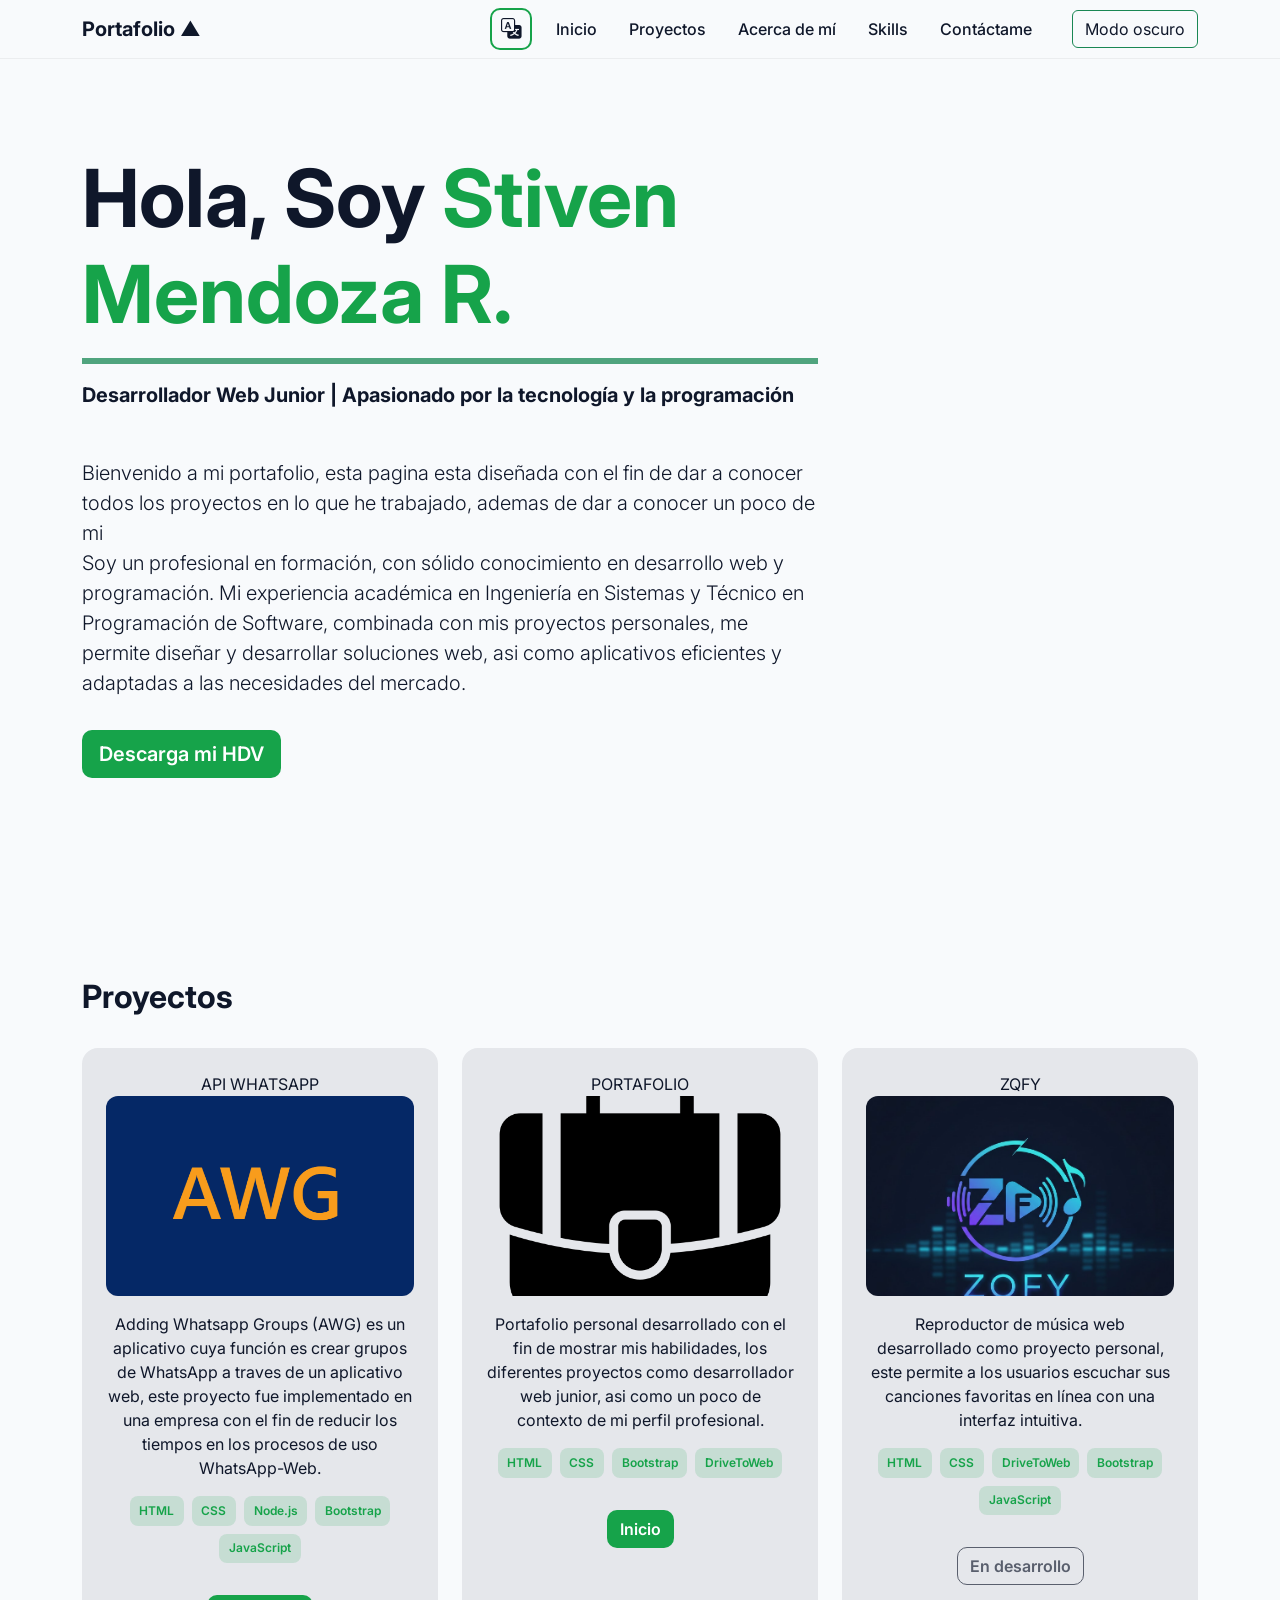
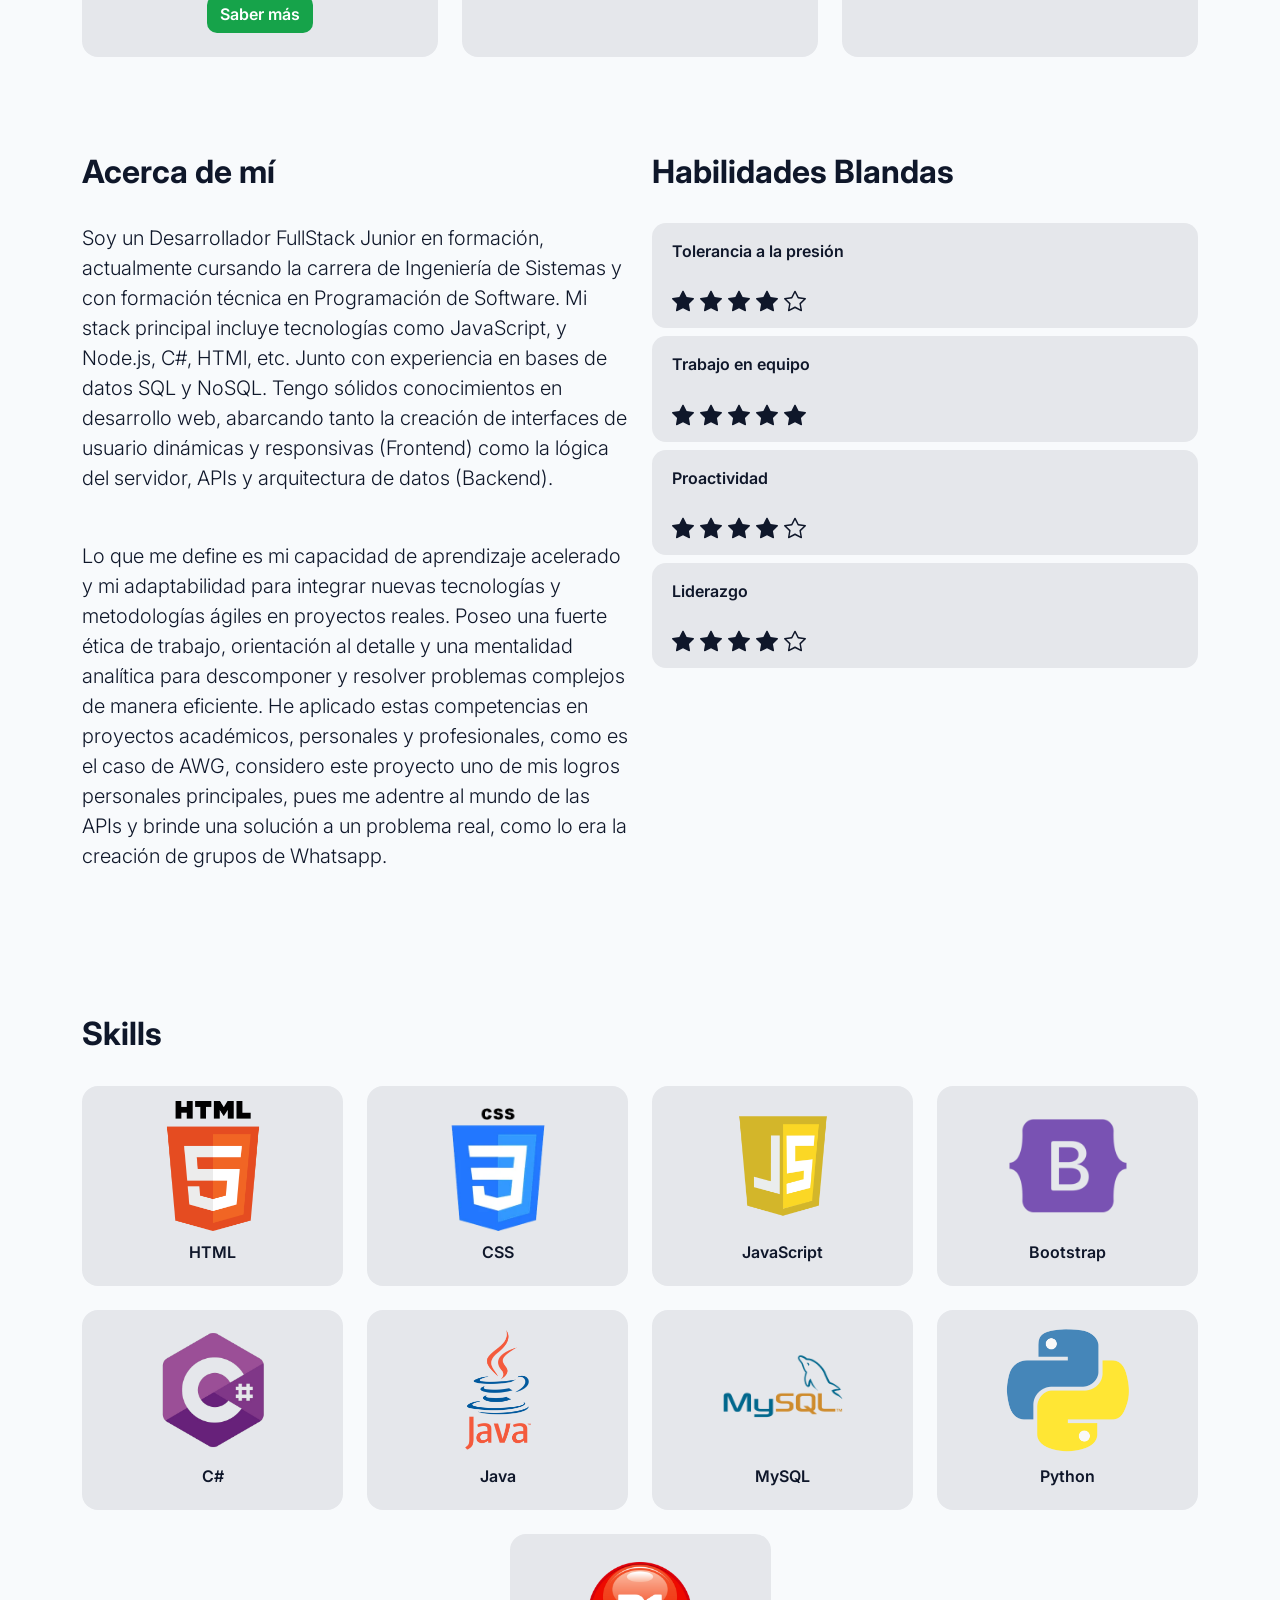
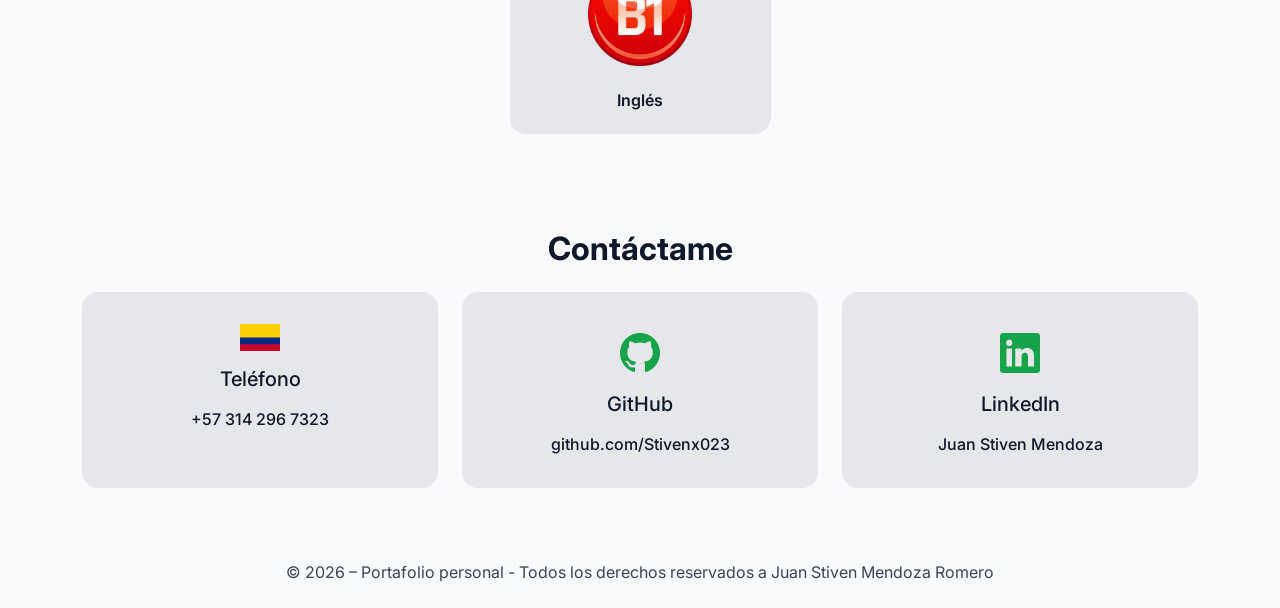
<file: index.html>
<!DOCTYPE html>
<html lang="es">
<head>
  <meta charset="UTF-8" />
  <meta name="viewport" content="width=device-width, initial-scale=1.0" />
  <title>Portafolio | Desarrollador Junior</title>

  <!-- Bootstrap CSS -->
  <link href="https://cdn.jsdelivr.net/npm/bootstrap@5.3.3/dist/css/bootstrap.min.css" rel="stylesheet">
  <link rel="stylesheet" href="https://cdn.jsdelivr.net/npm/bootstrap-icons@1.11.1/font/bootstrap-icons.css">

  <!-- Fuente profesional -->
  <link rel="preconnect" href="https://fonts.googleapis.com">
  <link rel="preconnect" href="https://fonts.gstatic.com" crossorigin>
  <link href="https://fonts.googleapis.com/css2?family=Inter:wght@300;400;500;600;700&display=swap" rel="stylesheet">

  <style>
    :root {
      /* Light mode */
      --bg-color: #F8FAFC;
      --text-color: #0F172A;
      --card-bg: #E5E7EB;
      --accent-color: #16A34A;
    }

    [data-theme="dark"] {
      /* Dark mode */
      --bg-color: #020617;
      --text-color: #E5E7EB;
      --card-bg: #0F172A;
      --accent-color: #16A34A;
    }

    body {
      font-family: 'Inter', sans-serif;
      background-color: var(--bg-color);
      color: var(--text-color);
      transition: background-color 0.3s ease, color 0.3s ease;
      padding-top: 70px;
    }

    .navbar {
      background-color: var(--bg-color);
      border-bottom: 1px solid rgba(0, 0, 0, 0.05);
      transition: background-color 0.3s ease;
    }


    .navbar .nav-link {
      color: var(--text-color);
      font-weight: 500;
      transition: color 0.3s ease;
    }


    .navbar .nav-link:hover {
      color: var(--accent-color);
    }


    [data-theme="dark"] .navbar {
      border-bottom: 1px solid rgba(255, 255, 255, 0.08);
    }

    .navbar .bi-translate {
      font-size: 1.3rem;
    }

    .navbar button:hover .bi-translate {
      transform: rotate(-10deg);
      transition: transform 0.2s ease;
    }
    .navbar button {
      color: var(--text-color);
    }

    .navbar-toggler {
      border-color: var(--accent-color);
    }

    .navbar-toggler-icon {
      filter: invert(0);
    }

    [data-theme="dark"] .navbar-toggler-icon {
      filter: invert(1);
    }
    
    .btn-lang {
      background-color: transparent;
      border: 2px solid var(--accent-color);
      color: var(--accent-color);
      border-radius: 10px;
      padding: 0.4rem 0.7rem;
      font-size: 1.3rem;
      transition: all 0.25s ease;
      width: 42px;
      height: 42px;
      display: flex;
      align-items: center;
      justify-content: center;
    }

    .btn-lang:hover {
      background-color: var(--accent-color);
      color: #fff;
      transform: translateY(-1px);
    }
    .brand-name {
      font-weight: 700;
      color: var(--text-color);
      transition: color 0.3s ease;
    }

    [data-theme="dark"] .brand-name {
      color: var(--accent-color);
    }

    .brand-name:hover {
      color: var(--accent-color);
    }

    .brand-name:hover {
      color: #15803D;
    }

    .btn-accent {
      background-color: var(--accent-color);
      color: #fff;
      border-radius: 10px;
      font-weight: 600;
    }

    .btn-accent:hover {
      background-color: #15803D;
      color: #fff;
    }

    .hero {
      padding: 5rem 0;
    }

    .hero span {
      color: var(--accent-color);
    }

   .hi{
      color: var(--text-color) !important;
    }

     [data-theme="dark"].hi {
      color: var(--accent-color) !important;
    }

    .section-title {
      font-weight: 700;
      margin-bottom: 2rem;
    }

    .project-card {
      background-color: var(--card-bg);
      border-radius: 16px;
      padding: 1.5rem;
      transition: transform 0.2s ease;
    }

    .project-card:hover {
      transform: translateY(-5px);
    }
    .about-card {
      background-color: var(--card-bg);
      border-radius: 14px;
      padding: 1rem 1.25rem;
      transition: transform 0.2s ease;
    }
    .about-card h4 {
      font-size: 1rem;
      font-weight: 600;
      margin-bottom: 0.5rem;
    }

    .about-card .card-body h4 {
    position: relative; 
    display: inline-block; 
    padding-bottom: 5px;
    margin: 0;
    }

    .about-card .card-body h4::after {
    content: ''; 
    position: absolute;
    left: 0;
    bottom: 0; 
    width: 100%; 
    height: 3px; 
    background-color: #15803D; 
    
   
    transform: scaleX(0); 
    transform-origin: bottom left; 
    transition: transform 0.3s ease-in-out;
    }
    .about-card:hover .card-body h4::after {
    transform: scaleX(1);
    }
    .about-card:hover {
      transform: translateY(-5px);
    }

    .stars {
      display: flex;
      gap: 6px;
    }

    .stars svg {
      width: 22px;
      height: 22px;
    
    }
    .imgen {
      width: 100%;
      height: 200px;
      object-fit: cover;
      border-radius: 12px;
    }
    .tech-badges {
      display: flex;
      flex-wrap: wrap;
      gap: 0.5rem;
      justify-content: center;
      margin: 1rem 0;
    }

    .tech-badge {
      font-size: 0.75rem;
      padding: 0.35rem 0.6rem;
      border-radius: 8px;
      font-weight: 600;
      background-color: rgba(22, 163, 74, 0.15);
      color: var(--accent-color);
    }
    .skill-card {
      position: relative;
      background-color: var(--card-bg);
      border-radius: 16px;
      padding: 1.5rem;
      height: 200px;
      overflow: hidden;
      cursor: pointer;
    }

    .skill-front,
    .skill-back {
      position: absolute;
      inset: 0;
      display: flex;
      flex-direction: column;
      align-items: center;
      justify-content: center;
      transition: opacity 0.35s ease, transform 0.35s ease;
    }
    .skill-front {
      opacity: 1;
    }

    .skill-front img {
      width: 130px;
      height: 130px;
    }

    .skill-front h6 {
      margin-top: 0.75rem;
      font-weight: 600;
    }

    .skill-back {
      opacity: 0;
      transform: scale(0.9);
    }

    .skill-card:hover .skill-front {
      opacity: 0;
      transform: scale(0.9);
    }

    .skill-card:hover .skill-back {
      opacity: 1;
      transform: scale(1);
    }

    .skill-circle {
      width: 120px;
      height: 120px;
      margin: 0 auto;
      border-radius: 50%;
      background:
        conic-gradient(
        var(--accent-color) calc(var(--percent) * 1%),
        #cbd5e1 0
        );
      display: flex;
      align-items: center;
      justify-content: center;
      position: relative;
    }

    .skill-circle::before {
      content: "";
      width: 85px;
      height: 85px;
      background-color: var(--card-bg);
      border-radius: 50%;
      position: absolute;
    }

    .skill-circle span {
      position: relative;
      font-size: 0.85rem;
      font-weight: 600;
    }

    .contact-card {
      background-color: var(--card-bg);
      border-radius: 16px;
      padding: 2rem 1.5rem;
      height: 100%;
      transition: transform 0.3s ease, box-shadow 0.3s ease;
    }

    .contact-card:hover {
      transform: translateY(-6px);
      box-shadow: 0 10px 25px rgba(0, 0, 0, 0.08);
    }

    .contact-icon {
      font-size: 2.5rem;
      color: var(--accent-color);
    }

    .flag {
      font-size: 2.5rem;
    }
    .flag-img {
      width: 40px;
      height: auto;
      margin-bottom: 0.5rem;
    }

    .contact-link {
      display: inline-block;
      margin-top: 0.5rem;
      font-weight: 500;
      color: var(--text-color);
      text-decoration: none;
    }

    .contact-link:hover {
      color: var(--accent-color);
      text-decoration: underline;
    }

    .hero .name-highlight {
      color: var(--accent-color);
    }
    
    footer {
      opacity: 0.8;
    }
  </style>
</head>
<body data-theme="light">

  <nav class="navbar navbar-expand-lg fixed-top">
    <div class="container">
      <a class="navbar-brand brand-name" href="#">Portafolio ▲</a>

   
      <button class="navbar-toggler" type="button" data-bs-toggle="collapse" data-bs-target="#navbarContent">
        <span class="navbar-toggler-icon"></span>
      </button>

      
      <div class="collapse navbar-collapse justify-content-end" id="navbarContent">
        <ul class="navbar-nav align-items-lg-center gap-lg-3 ">
          <li class="nav-item">
            <button class="btn-lang ms-lg-3" onclick="toggleLanguage()">
              <i class="bi bi-translate"></i>
            </button>
          </li>
          <li class="nav-item">
            <a class="nav-link" href="#" data-i18n="nav.home">Inicio</a>
          </li>
          <li class="nav-item">
            <a class="nav-link" href="#projects" data-i18n="nav.projects">Proyectos</a>
          </li>
          <li class="nav-item">
            <a class="nav-link" href="#about" data-i18n="nav.about">Acerca de mí</a>
          </li>
          <li class="nav-item">
            <a class="nav-link" href="#skills" data-i18n="nav.skills">Skills</a>
          </li>
          <li class="nav-item">
            <a class="nav-link" href="#contact" data-i18n="nav.contact">Contáctame</a>
          </li>
          <li class="nav-item">
            <button class="btn btn-outline-success ms-lg-3" onclick="toggleTheme()">Modo oscuro</button>
          </li>
        </ul>
      </div>
    </div>
  </nav>

  <!-- HERO -->
  <section class="hero">
    <div class="container">
      <div class="row"> 
        <div class="col-lg-8">
          <h1 class="display-1 fw-bold" ><span class="hi" data-i18n="hero.title">Hola, Soy </span><span class="name-highlight">Stiven Mendoza R.</span></h1>
          <hr class="border border-success border-3 opacity-75">
          <p class="lead mt-2 fw-bold  mb-5" data-i18n="hero.subtitle">
            Desarrollador Web Junior | Apasionado por la tecnología y la programación</p>
            <p class="lead mt-3" data-i18n="hero.intro">
            Bienvenido a mi portafolio, esta pagina esta diseñada con el fin de dar a conocer
            todos los proyectos en lo que he trabajado, ademas de dar a conocer un poco de mi <br>
            Soy un profesional en formación, con sólido conocimiento en
            desarrollo web y programación. Mi experiencia académica
            en Ingeniería en Sistemas y Técnico en Programación de
            Software, combinada con mis proyectos personales,
            me permite diseñar y desarrollar soluciones web, asi como
            aplicativos eficientes y adaptadas a las necesidades del
            mercado.
          </p>
          <a href="JuanMendoza.pdf" class="btn btn-accent btn-lg mt-3" data-i18n="hero.download" download="JuanMendoza.pdf">Descarga mi HDV</a>
        </div>
      </div>
    </div>
  </section>
<br><br><br>
  <!-- PROYECTOS -->
  <section id="projects" class="py-5">
    <div class="container">
      <h2 class="section-title" data-i18n="sections.projects">Proyectos</h2>
      <div class="row g-4">
        <div class="col-md-4">
          <div class="project-card h-100 text-center">API WHATSAPP <p>
            <img src="img/AWG.png" alt="LOGO DE API AWG" class="img-fluid imgen" />
            <p data-i18n="project.AWG">
             Adding Whatsapp Groups (AWG) es un aplicativo cuya función es crear grupos de WhatsApp
             a traves de un aplicativo web, este proyecto fue implementado en una empresa con el
             fin de reducir los tiempos en los procesos de uso WhatsApp-Web.</p><p>
              <div class="tech-badges">
                <span class="tech-badge">HTML</span>
                <span class="tech-badge">CSS</span>
                <span class="tech-badge">Node.js</span>
                <span class="tech-badge">Bootstrap</span>
                <span class="tech-badge">JavaScript</span>
              </div>
              <a href="https://github.com/Stivenx023/AWG.git" class="btn btn-accent mt-3" data-i18n="project.btn1">Saber más</a>
          </div>
          
        </div>
        <div class="col-md-4">
          <div class="project-card h-100 text-center">PORTAFOLIO<p>
            <img src="img/PORTAFOLIO.png" alt="LOGO DE PORTAFOLIO" class="img-fluid imgen" />
            <p data-i18n="project.portfolio">
            Portafolio personal desarrollado con el fin de mostrar mis habilidades, los diferentes
            proyectos como desarrollador web junior, asi como un poco de contexto de mi perfil
            profesional.</p><p>
              <div class="tech-badges">
                <span class="tech-badge">HTML</span>
                <span class="tech-badge">CSS</span>
                <span class="tech-badge">Bootstrap</span>
                <span class="tech-badge">DriveToWeb</span>
              </div>
            <a href="#" class="btn btn-accent mt-3" data-i18n="project.btn2">Inicio</a>
          
          </div>
        </div>
        <div class="col-md-4">
          <div class="project-card h-100 text-center">ZQFY<p>
            <img src="img/ZQFY.png" alt="LOGO DE REPRODUCTOR" class="img-fluid imgen" />
            <p data-i18n="project.ZQFY">
            Reproductor de música web desarrollado como proyecto personal, este permite a los
            usuarios escuchar sus canciones favoritas en línea con una interfaz intuitiva.</p><p>
              <div class="tech-badges">
                <span class="tech-badge">HTML</span>
                <span class="tech-badge">CSS</span>
                <span class="tech-badge">DriveToWeb</span>
                <span class="tech-badge">Bootstrap</span>
                <span class="tech-badge">JavaScript</span>
              </div>
              <a href="ZQFY.html" class="btn btn-accent mt-3 disabled" data-i18n="project.btn3">En desarrollo</a>
          </div>
        </div>
      </div>
    </div>
  </section>


<section id="about" class="py-5">
  <div class="container">
    

    <div class="row">
      
      <!-- COLUMNA IZQUIERDA: TEXTO -->
      <div class="col-lg-6 mb-4 mb-lg-0">
        <h2 class="section-title" data-i18n="sections.about">Acerca de mí</h2>
        <p class="lead mb-5" data-i18n="about.intro">
          Soy un Desarrollador FullStack Junior en formación,
          actualmente cursando la carrera de Ingeniería de Sistemas
          y con formación técnica en Programación de Software.
          Mi stack principal incluye tecnologías como JavaScript,
          y Node.js, C#, HTMl, etc. Junto con experiencia en bases de
          datos SQL y NoSQL. Tengo sólidos conocimientos en
          desarrollo web, abarcando tanto la creación de
          interfaces de usuario dinámicas y responsivas
          (Frontend) como la lógica del servidor,
          APIs y arquitectura de datos (Backend).


        </p>
          
        <p class="lead mb-5" data-i18n="about.intro2">
          Lo que me define es mi capacidad de aprendizaje acelerado y mi
          adaptabilidad para integrar nuevas tecnologías y metodologías
          ágiles en proyectos reales. Poseo una fuerte ética de trabajo,
          orientación al detalle y una mentalidad analítica para
          descomponer y resolver problemas complejos de manera eficiente.
          He aplicado estas competencias en proyectos académicos,
          personales y profesionales, como es el caso de AWG, considero
          este proyecto uno de mis logros personales principales, pues
          me adentre al mundo de las APIs y brinde una solución a un
          problema real, como lo era la creación de grupos de Whatsapp.
        </p>
      </div>
      
      <!-- COLUMNA DERECHA: HABILIDADES (LA LLENAS TÚ) -->
       
      <div class="col-lg-6">
        <h2 class="section-title" data-i18n="about.skills">Habilidades Blandas</h2>
        <div class="about-card mb-2">
          <div class="card-body">
            <h4 class="card-title" data-i18n="about.skill1">Tolerancia a la presión</h4><br><br>
            <div class="stars">
              <svg xmlns="http://www.w3.org/2000/svg" width="50" height="50" fill="currentColor" class="bi bi-star-fill" viewBox="0 0 16 16">
                <path d="M3.612 15.443c-.386.198-.824-.149-.746-.592l.83-4.73L.173 6.765c-.329-.314-.158-.888.283-.95l4.898-.696L7.538.792c.197-.39.73-.39.927 0l2.184 4.327 4.898.696c.441.062.612.636.282.95l-3.522 3.356.83 4.73c.078.443-.36.79-.746.592L8 13.187l-4.389 2.256z"/>
              </svg>
              <svg xmlns="http://www.w3.org/2000/svg" width="50" height="50" fill="currentColor" class="bi bi-star-fill" viewBox="0 0 16 16">
                <path d="M3.612 15.443c-.386.198-.824-.149-.746-.592l.83-4.73L.173 6.765c-.329-.314-.158-.888.283-.95l4.898-.696L7.538.792c.197-.39.73-.39.927 0l2.184 4.327 4.898.696c.441.062.612.636.282.95l-3.522 3.356.83 4.73c.078.443-.36.79-.746.592L8 13.187l-4.389 2.256z"/>
              </svg>
              <svg xmlns="http://www.w3.org/2000/svg" width="50" height="50" fill="currentColor" class="bi bi-star-fill" viewBox="0 0 16 16">
                <path d="M3.612 15.443c-.386.198-.824-.149-.746-.592l.83-4.73L.173 6.765c-.329-.314-.158-.888.283-.95l4.898-.696L7.538.792c.197-.39.73-.39.927 0l2.184 4.327 4.898.696c.441.062.612.636.282.95l-3.522 3.356.83 4.73c.078.443-.36.79-.746.592L8 13.187l-4.389 2.256z"/>
              </svg>
              <svg xmlns="http://www.w3.org/2000/svg" width="50" height="50" fill="currentColor" class="bi bi-star-fill" viewBox="0 0 16 16">
                <path d="M3.612 15.443c-.386.198-.824-.149-.746-.592l.83-4.73L.173 6.765c-.329-.314-.158-.888.283-.95l4.898-.696L7.538.792c.197-.39.73-.39.927 0l2.184 4.327 4.898.696c.441.062.612.636.282.95l-3.522 3.356.83 4.73c.078.443-.36.79-.746.592L8 13.187l-4.389 2.256z"/>
              </svg>
              <svg xmlns="http://www.w3.org/2000/svg" width="50" height="50" fill="currentColor" class="bi bi-star" viewBox="0 0 16 16">
                <path d="M2.866 14.85c-.078.444.36.791.746.593l4.39-2.256 4.389 2.256c.386.198.824-.149.746-.592l-.83-4.73 3.522-3.356c.33-.314.16-.888-.282-.95l-4.898-.696L8.465.792a.513.513 0 0 0-.927 0L5.354 5.12l-4.898.696c-.441.062-.612.636-.283.95l3.523 3.356-.83 4.73zm4.905-2.767-3.686 1.894.694-3.957a.56.56 0 0 0-.163-.505L1.71 6.745l4.052-.576a.53.53 0 0 0 .393-.288L8 2.223l1.847 3.658a.53.53 0 0 0 .393.288l4.052.575-2.906 2.77a.56.56 0 0 0-.163.506l.694 3.957-3.686-1.894a.5.5 0 0 0-.461 0z"/>
              </svg>
            </div>
          </div>
        </div>
        <div class="about-card mb-2">
          <div class="card-body">
            <h4 class="card-title" data-i18n="about.skill2">Trabajo en equipo</h4><br><br>
            <div class="stars">
              <svg xmlns="http://www.w3.org/2000/svg" width="50" height="50" fill="currentColor" class="bi bi-star-fill" viewBox="0 0 16 16">
                <path d="M3.612 15.443c-.386.198-.824-.149-.746-.592l.83-4.73L.173 6.765c-.329-.314-.158-.888.283-.95l4.898-.696L7.538.792c.197-.39.73-.39.927 0l2.184 4.327 4.898.696c.441.062.612.636.282.95l-3.522 3.356.83 4.73c.078.443-.36.79-.746.592L8 13.187l-4.389 2.256z"/>
              </svg>
              <svg xmlns="http://www.w3.org/2000/svg" width="50" height="50" fill="currentColor" class="bi bi-star-fill" viewBox="0 0 16 16">
                <path d="M3.612 15.443c-.386.198-.824-.149-.746-.592l.83-4.73L.173 6.765c-.329-.314-.158-.888.283-.95l4.898-.696L7.538.792c.197-.39.73-.39.927 0l2.184 4.327 4.898.696c.441.062.612.636.282.95l-3.522 3.356.83 4.73c.078.443-.36.79-.746.592L8 13.187l-4.389 2.256z"/>
              </svg>
              <svg xmlns="http://www.w3.org/2000/svg" width="50" height="50" fill="currentColor" class="bi bi-star-fill" viewBox="0 0 16 16">
                <path d="M3.612 15.443c-.386.198-.824-.149-.746-.592l.83-4.73L.173 6.765c-.329-.314-.158-.888.283-.95l4.898-.696L7.538.792c.197-.39.73-.39.927 0l2.184 4.327 4.898.696c.441.062.612.636.282.95l-3.522 3.356.83 4.73c.078.443-.36.79-.746.592L8 13.187l-4.389 2.256z"/>
              </svg>
              <svg xmlns="http://www.w3.org/2000/svg" width="50" height="50" fill="currentColor" class="bi bi-star-fill" viewBox="0 0 16 16">
                <path d="M3.612 15.443c-.386.198-.824-.149-.746-.592l.83-4.73L.173 6.765c-.329-.314-.158-.888.283-.95l4.898-.696L7.538.792c.197-.39.73-.39.927 0l2.184 4.327 4.898.696c.441.062.612.636.282.95l-3.522 3.356.83 4.73c.078.443-.36.79-.746.592L8 13.187l-4.389 2.256z"/>
              </svg>
              <svg xmlns="http://www.w3.org/2000/svg" width="50" height="50" fill="currentColor" class="bi bi-star-fill" viewBox="0 0 16 16">
                <path d="M3.612 15.443c-.386.198-.824-.149-.746-.592l.83-4.73L.173 6.765c-.329-.314-.158-.888.283-.95l4.898-.696L7.538.792c.197-.39.73-.39.927 0l2.184 4.327 4.898.696c.441.062.612.636.282.95l-3.522 3.356.83 4.73c.078.443-.36.79-.746.592L8 13.187l-4.389 2.256z"/>
              </svg>
            </div>
          </div>
        </div>
        <div class="about-card mb-2">
          <div class="card-body">
            <h4 class="card-title" data-i18n="about.skill3">Proactividad</h4> <br><br>
            <div class="stars">
              <svg xmlns="http://www.w3.org/2000/svg" width="50" height="50" fill="currentColor" class="bi bi-star-fill" viewBox="0 0 16 16">
                <path d="M3.612 15.443c-.386.198-.824-.149-.746-.592l.83-4.73L.173 6.765c-.329-.314-.158-.888.283-.95l4.898-.696L7.538.792c.197-.39.73-.39.927 0l2.184 4.327 4.898.696c.441.062.612.636.282.95l-3.522 3.356.83 4.73c.078.443-.36.79-.746.592L8 13.187l-4.389 2.256z"/>
              </svg>
              <svg xmlns="http://www.w3.org/2000/svg" width="50" height="50" fill="currentColor" class="bi bi-star-fill" viewBox="0 0 16 16">
                <path d="M3.612 15.443c-.386.198-.824-.149-.746-.592l.83-4.73L.173 6.765c-.329-.314-.158-.888.283-.95l4.898-.696L7.538.792c.197-.39.73-.39.927 0l2.184 4.327 4.898.696c.441.062.612.636.282.95l-3.522 3.356.83 4.73c.078.443-.36.79-.746.592L8 13.187l-4.389 2.256z"/>
              </svg>
              <svg xmlns="http://www.w3.org/2000/svg" width="50" height="50" fill="currentColor" class="bi bi-star-fill" viewBox="0 0 16 16">
                <path d="M3.612 15.443c-.386.198-.824-.149-.746-.592l.83-4.73L.173 6.765c-.329-.314-.158-.888.283-.95l4.898-.696L7.538.792c.197-.39.73-.39.927 0l2.184 4.327 4.898.696c.441.062.612.636.282.95l-3.522 3.356.83 4.73c.078.443-.36.79-.746.592L8 13.187l-4.389 2.256z"/>
              </svg>
              <svg xmlns="http://www.w3.org/2000/svg" width="50" height="50" fill="currentColor" class="bi bi-star-fill" viewBox="0 0 16 16">
                <path d="M3.612 15.443c-.386.198-.824-.149-.746-.592l.83-4.73L.173 6.765c-.329-.314-.158-.888.283-.95l4.898-.696L7.538.792c.197-.39.73-.39.927 0l2.184 4.327 4.898.696c.441.062.612.636.282.95l-3.522 3.356.83 4.73c.078.443-.36.79-.746.592L8 13.187l-4.389 2.256z"/>
              </svg>
              <svg xmlns="http://www.w3.org/2000/svg" width="50" height="50" fill="currentColor" class="bi bi-star" viewBox="0 0 16 16">
                <path d="M2.866 14.85c-.078.444.36.791.746.593l4.39-2.256 4.389 2.256c.386.198.824-.149.746-.592l-.83-4.73 3.522-3.356c.33-.314.16-.888-.282-.95l-4.898-.696L8.465.792a.513.513 0 0 0-.927 0L5.354 5.12l-4.898.696c-.441.062-.612.636-.283.95l3.523 3.356-.83 4.73zm4.905-2.767-3.686 1.894.694-3.957a.56.56 0 0 0-.163-.505L1.71 6.745l4.052-.576a.53.53 0 0 0 .393-.288L8 2.223l1.847 3.658a.53.53 0 0 0 .393.288l4.052.575-2.906 2.77a.56.56 0 0 0-.163.506l.694 3.957-3.686-1.894a.5.5 0 0 0-.461 0z"/>
              </svg>
            </div>
          </div>
        </div>
        <div class="about-card mb-2">
          <div class="card-body">
            <h4 class="card-title" data-i18n="about.skill4">Liderazgo</h4><br><br>
            <div class="stars">
              <svg xmlns="http://www.w3.org/2000/svg" width="50" height="50" fill="currentColor" class="bi bi-star-fill" viewBox="0 0 16 16">
                <path d="M3.612 15.443c-.386.198-.824-.149-.746-.592l.83-4.73L.173 6.765c-.329-.314-.158-.888.283-.95l4.898-.696L7.538.792c.197-.39.73-.39.927 0l2.184 4.327 4.898.696c.441.062.612.636.282.95l-3.522 3.356.83 4.73c.078.443-.36.79-.746.592L8 13.187l-4.389 2.256z"/>
              </svg>
              <svg xmlns="http://www.w3.org/2000/svg" width="50" height="50" fill="currentColor" class="bi bi-star-fill" viewBox="0 0 16 16">
                <path d="M3.612 15.443c-.386.198-.824-.149-.746-.592l.83-4.73L.173 6.765c-.329-.314-.158-.888.283-.95l4.898-.696L7.538.792c.197-.39.73-.39.927 0l2.184 4.327 4.898.696c.441.062.612.636.282.95l-3.522 3.356.83 4.73c.078.443-.36.79-.746.592L8 13.187l-4.389 2.256z"/>
              </svg>
              <svg xmlns="http://www.w3.org/2000/svg" width="50" height="50" fill="currentColor" class="bi bi-star-fill" viewBox="0 0 16 16">
                <path d="M3.612 15.443c-.386.198-.824-.149-.746-.592l.83-4.73L.173 6.765c-.329-.314-.158-.888.283-.95l4.898-.696L7.538.792c.197-.39.73-.39.927 0l2.184 4.327 4.898.696c.441.062.612.636.282.95l-3.522 3.356.83 4.73c.078.443-.36.79-.746.592L8 13.187l-4.389 2.256z"/>
              </svg>
              <svg xmlns="http://www.w3.org/2000/svg" width="50" height="50" fill="currentColor" class="bi bi-star-fill" viewBox="0 0 16 16">
                <path d="M3.612 15.443c-.386.198-.824-.149-.746-.592l.83-4.73L.173 6.765c-.329-.314-.158-.888.283-.95l4.898-.696L7.538.792c.197-.39.73-.39.927 0l2.184 4.327 4.898.696c.441.062.612.636.282.95l-3.522 3.356.83 4.73c.078.443-.36.79-.746.592L8 13.187l-4.389 2.256z"/>
              </svg>
              <svg xmlns="http://www.w3.org/2000/svg" width="50" height="50" fill="currentColor" class="bi bi-star" viewBox="0 0 16 16">
                <path d="M2.866 14.85c-.078.444.36.791.746.593l4.39-2.256 4.389 2.256c.386.198.824-.149.746-.592l-.83-4.73 3.522-3.356c.33-.314.16-.888-.282-.95l-4.898-.696L8.465.792a.513.513 0 0 0-.927 0L5.354 5.12l-4.898.696c-.441.062-.612.636-.283.95l3.523 3.356-.83 4.73zm4.905-2.767-3.686 1.894.694-3.957a.56.56 0 0 0-.163-.505L1.71 6.745l4.052-.576a.53.53 0 0 0 .393-.288L8 2.223l1.847 3.658a.53.53 0 0 0 .393.288l4.052.575-2.906 2.77a.56.56 0 0 0-.163.506l.694 3.957-3.686-1.894a.5.5 0 0 0-.461 0z"/>
              </svg>
            </div>
          </div>
        </div>
        
      </div>
      
    </div>
    
  </div>
</section>

<section  id="skills" class="py-5">
  <div class="container">
    <h2 class="section-title">Skills</h2>
      <div class="row g-4 justify-content-center">
<!--skill 1-->
        <div class="col-6 col-md-3">

          <div class="skill-card">

            <div class="skill-front">
              <img src="img/HTML5.png" alt="HTML" />
              <h6>HTML</h6>
            </div>
            
            <div class="skill-back">
              <div class="skill-circle" data-level="80">
                <span>Intermediate</span>
              </div>
            </div>

          </div>
        </div>

<!--skill 2-->
      <div class="col-6 col-md-3">

          <div class="skill-card">

            <div class="skill-front">
              <img src="img/CSS.png" alt="CSS" />
              <h6>CSS</h6>
            </div>
            
            <div class="skill-back">
              <div class="skill-circle" data-level="80">
                <span>Intermediate</span>
              </div>
            </div>

          </div>
        </div>

<!--skill 3-->
      <div class="col-6 col-md-3">

          <div class="skill-card">

            <div class="skill-front">
              <img src="img/JAVASCRIPT.png" alt="JAVASCRIPT" />
              <h6>JavaScript</h6>
            </div>
            
            <div class="skill-back">
              <div class="skill-circle" data-level="50">
                <span>Junior</span>
              </div>
            </div>

          </div>
        </div>

<!--skill 4-->
      <div class="col-6 col-md-3">

          <div class="skill-card">

            <div class="skill-front">
              <img src="img/BOOTSTRAP.png" alt="Bootstrap" />
              <h6>Bootstrap</h6>
            </div>
            
            <div class="skill-back">
              <div class="skill-circle" data-level="90">
                <span>Intermediate</span>
              </div>
            </div>

          </div>
        </div>

<!--skill 5-->
      <div class="col-6 col-md-3">

          <div class="skill-card">

            <div class="skill-front">
              <img src="img/CSHARP.png" alt="CSHARP" />
              <h6>C#</h6>
            </div>
            
            <div class="skill-back">
              <div class="skill-circle" data-level="60">
                <span>Junior</span>
              </div>
            </div>

          </div>
        </div>

<!--skill 6-->
      <div class="col-6 col-md-3">

          <div class="skill-card">

            <div class="skill-front">
              <img src="img/JAVA.png" alt="JAVA" />
              <h6>Java</h6>
            </div>
            
            <div class="skill-back">
              <div class="skill-circle" data-level="70">
                <span>Junior</span>
              </div>
            </div>

          </div>
        </div>  

<!--skill 7-->
      <div class="col-6 col-md-3">

          <div class="skill-card">

            <div class="skill-front">
              <img src="img/MYSQL.png" alt="MYSQL" />
              <h6>MySQL</h6>
            </div>
            
            <div class="skill-back">
              <div class="skill-circle" data-level="80">
                <span>Intermediate</span>
              </div>
            </div>

          </div>
        </div> 

<!--skill 8-->
      <div class="col-6 col-md-3">

          <div class="skill-card">

            <div class="skill-front">
              <img src="img/PYTHON.png" alt="PYTHON" />
              <h6>Python</h6>
            </div>
            
            <div class="skill-back">
              <div class="skill-circle" data-level="65">
                <span>Junior</span>
              </div>
            </div>

          </div>
        </div>   

<!--skill 8-->
      <div class="col-6 col-md-3">

          <div class="skill-card">

            <div class="skill-front">
              <img src="img/INGLES.png" alt="INGLES" />
              <h6>Inglés</h6>
            </div>
            
            <div class="skill-back">
              <div class="skill-circle" data-level="100">
                <span>Avanzado</span> 
              </div>
            </div>

          </div>
        </div>  



    </div>
  </div>
</section>


<section id="contact" class="py-5">
  <div class="container">
    <h2 class="section-title text-center mb-4" data-i18n="sections.contact">Contáctame</h2>

    <div class="row justify-content-center g-4">

      <!-- TELÉFONO -->
      <div class="col-md-4">
        <div class="contact-card text-center">
          <img src="img/Colombia.png" alt="Colombia" class="flag-img">
          <h5 class="mt-2" data-i18n="contact.phone">Teléfono</h5>
          <a href="tel:+573142967323" class="contact-link">
            +57 314 296 7323
          </a>
        </div>
      </div>

      <!-- GITHUB -->
      <div class="col-md-4">
        <div class="contact-card text-center">
          <i class="bi bi-github contact-icon"></i>
          <h5 class="mt-2">GitHub</h5>
          <a href="https://github.com/Stivenx023" target="_blank" class="contact-link">
            github.com/Stivenx023
          </a>
        </div>
      </div>

      <!-- LINKEDIN -->
      <div class="col-md-4">
        <div class="contact-card text-center">
          <i class="bi bi-linkedin contact-icon"></i>
          <h5 class="mt-2">LinkedIn</h5>
          <a href="https://www.linkedin.com/in/juan-stiven-mendoza-86731834b/"
             target="_blank"
             class="contact-link">
            Juan Stiven Mendoza
          </a>
        </div>
      </div>

    </div>
  </div>
</section>


  <footer class="text-center py-4"data-i18n="footer">
    © 2026 – Portafolio personal - Todos los derechos reservados a Juan Stiven Mendoza Romero
  </footer>

  


  <script>
    function toggleTheme() {
      const body = document.body;
      const btn = document.querySelector('.btn-outline-success');

      if (body.getAttribute('data-theme') === 'dark') {
        body.setAttribute('data-theme', 'light');
        btn.textContent = 'Modo oscuro';
      } else {
        body.setAttribute('data-theme', 'dark');
        btn.textContent = 'Modo claro';
      }
    }

  document.querySelectorAll('.skill-circle').forEach(circle => {
    const level = circle.getAttribute('data-level');
    circle.style.setProperty('--percent', level);
  });



  //traducir
  let currentLang = "es";

  const translations = {
    es: {
      "nav.home": "Inicio",
      "nav.projects": "Proyectos",
      "nav.about": "Acerca de mí",
      "nav.skills": "Skills",
      "nav.contact": "Contáctame",

      "hero.title": "Hola, Soy ",
      "hero.subtitle": "Desarrollador Web Junior | Apasionado por la tecnología y la programación",
      "hero.intro":  "Bienvenido a mi portafolio, esta pagina esta diseñada con el fin de dar a conocer todos los proyectos en lo que he trabajado, ademas de dar a conocer un poco de mi. Soy un profesional en formación, con sólido conocimiento en desarrollo web y programación. Mi experiencia académica en Ingeniería en Sistemas y Técnico en Programación de Software, combinada con mis proyectos personales,me permite diseñar y desarrollar soluciones web, asi como aplicativos eficientes y adaptadas a las necesidades del mercado.",
      "hero.download": "Descargar mi HDV",

      "sections.projects": "Proyectos",
      "project.AWG": " Adding Whatsapp Groups (AWG) es un aplicativo cuya función es crear grupos de WhatsApp a traves de un aplicativo web, este proyecto fue implementado en una empresa con el fin de reducir los tiempos en los procesos de uso WhatsApp-Web.",
      "project.btn1":"Saber más",
      "project.portfolio":"Portafolio personal desarrollado con el fin de mostrar mis habilidades, los diferentes proyectos como desarrollador web junior, asi como un poco de contexto de mi perfil profesional.",
      "project.btn2":"Inicio",
      "project.ZQFY":"Reproductor de música web desarrollado como proyecto personal, este permite a los usuarios escuchar sus canciones favoritas en línea con una interfaz intuitiva",
      "project.btn3":"En desarrollo",

      "sections.about": "Acerca de mí",
      "about.intro":  "Soy un Desarrollador FullStack Junior en formación, actualmente cursando la carrera de Ingeniería de Sistemas y con formación técnica en Programación de Software. Mi stack principal incluye tecnologías como JavaScript, y Node.js, C#, HTMl, etc. Junto con experiencia en bases de datos SQL y NoSQL. Tengo sólidos conocimientos en desarrollo web, abarcando tanto la creación de interfaces de usuario dinámicas y responsivas (Frontend) como la lógica del servidor, APIs y arquitectura de datos (Backend).",
      "about.intro2":  "Lo que me define es mi capacidad de aprendizaje acelerado y mi adaptabilidad para integrar nuevas tecnologías y metodologías ágiles en proyectos reales. Poseo una fuerte ética de trabajo, orientación al detalle y una mentalidad analítica para descomponer y resolver problemas complejos de manera eficiente. He aplicado estas competencias en proyectos académicos, personales y profesionales, como es el caso de AWG, considero este proyecto uno de mis logros personales principales, pues me adentre al mundo de las APIs y brinde una solución a un problema real, como lo era la creación de grupos de Whatsapp.",
      
      "about.skills": "Habilidades Blandas",
      "about.skill1": "Tolerancia a la presión",
      "about.skill2": "Trabajo en equipo",
      "about.skill3": "Proactividad",
      "about.skill4": "Liderazgo",

      "sections.contact": "Contáctame",
      "contact.phone": "Teléfono",



      "contact.phone": "Teléfono",

      "footer": "© 2026 – Portafolio personal - Todos los derechos reservados a Juan Stiven Mendoza Romero"
    },

    en: {
      "nav.home": "Home",
      "nav.projects": "Projects",
      "nav.about": "About me",
      "nav.skills": "Skills",
      "nav.contact": "Contact",

      "hero.title": "Hi, I'm ",
      "hero.subtitle": "Junior Web Developer | Passionate about technology and programming",
      "hero.intro":  "Welcome to my portfolio, this page is designed to showcase all the projects I have worked on, as well as to introduce myself. I am a professional in training, with solid knowledge in web development and programming. My academic experience in Systems Engineering and Software Programming Technician, combined with my personal projects, allows me to design and develop web solutions, as well as efficient applications adapted to market needs.",
      "hero.download": "Download my CV",

      "sections.projects": "Projects",
      "project.AWG":" Adding Whatsapp Groups (AWG) is an application whose function is to create WhatsApp groups through a web application. This project was implemented in a company to reduce the time in the processes of using WhatsApp-Web.",
      "project.btn1":"Learn more",
      "project.portfolio":"Personal portfolio developed to showcase my skills, the different projects as a junior web developer, as well as some context of my professional profile.",
      "project.btn2":"Home",
      "project.ZQFY":"Web music player developed as a personal project, this allows users to listen to their favorite songs online with an intuitive interface",
      "project.btn3":"In development",


      "sections.about": "About me",
      "about.intro":  "I am a Junior FullStack Developer in training, currently studying Systems Engineering and with technical training in Software Programming. My main stack includes technologies such as JavaScript, Node.js, C#, HTML, etc. Along with experience in SQL and NoSQL databases. I have solid knowledge in web development, covering both the creation of dynamic and responsive user interfaces (Frontend) as well as server logic, APIs, and data architecture (Backend).",
      "about.intro2":  "What defines me is my accelerated learning ability and adaptability to integrate new technologies and agile methodologies into real projects. I possess a strong work ethic, attention to detail, and an analytical mindset to break down and solve complex problems efficiently. I have applied these skills in academic, personal, and professional projects, such as AWG, which I consider one of my main personal achievements, as I delved into the world of APIs and provided a solution to a real problem, which was the creation of WhatsApp groups.",

      "about.skills": "Soft Skills",
      "about.skill1": "Tolerance to pressure",
      "about.skill2": "Teamwork",
      "about.skill3": "Proactivity",
      "about.skill4": "Leadership",

      "sections.contact": "Contact to me",
      "contact.phone": "Phone",

      "footer": "© 2026 – Personal portfolio - All rights reserved to Juan Stiven Mendoza Romero"
    }
  };

  function toggleLanguage() {
    currentLang = currentLang === "es" ? "en" : "es";

    document.querySelectorAll("[data-i18n]").forEach(el => {
      const key = el.getAttribute("data-i18n");
      if (translations[currentLang][key]) {
        el.textContent = translations[currentLang][key];
      }
    });
  }
  </script>

<script src="https://cdn.jsdelivr.net/npm/bootstrap@5.3.3/dist/js/bootstrap.bundle.min.js"></script>

</body>
</html>
</file>
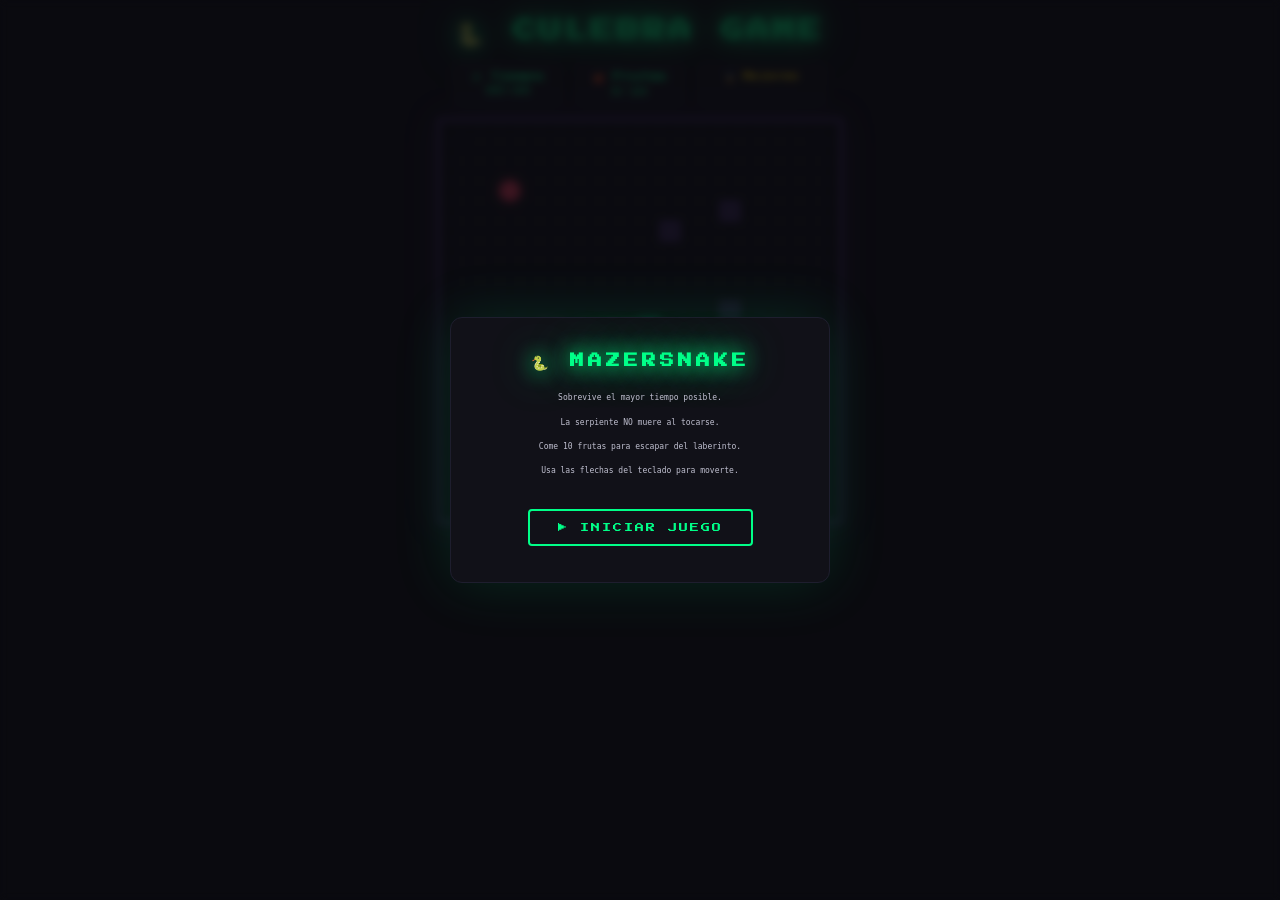
<file: mazersnake.html>
<!DOCTYPE html>
<html lang="es">
<head>
  <meta charset="UTF-8" />
  <meta name="viewport" content="width=device-width, initial-scale=1.0" />
  <title>MazerSnake</title>
  <link href="https://fonts.googleapis.com/css2?family=Press+Start+2P&display=swap" rel="stylesheet">
  <style>
    :root {
      --bg: #0a0a0f;
      --panel: #111118;
      --border: #1e1e2e;
      --green: #00ff88;
      --green-dim: #00cc66;
      --red: #ff4466;
      --yellow: #ffd700;
      --wall: #3a2a5a;
      --wall-border: #6a3aaa;
      --text: #c0c0d0;
      --head: #00ffcc;
      --body: #00cc77;
      --tail: #007744;
    }

    * { box-sizing: border-box; margin: 0; padding: 0; }

    body {
      background: var(--bg);
      color: var(--text);
      font-family: 'Press Start 2P', monospace;
      min-height: 100vh;
      display: flex;
      flex-direction: column;
      align-items: center;
      justify-content: flex-start;
      padding: 20px 10px;
      overflow-x: hidden;
    }

    h1 {
      font-size: clamp(14px, 3vw, 22px);
      color: var(--green);
      text-shadow: 0 0 20px var(--green), 0 0 40px var(--green-dim);
      letter-spacing: 4px;
      margin-bottom: 16px;
      animation: pulse 2s ease-in-out infinite;
    }

    @keyframes pulse {
      0%, 100% { text-shadow: 0 0 20px var(--green), 0 0 40px var(--green-dim); }
      50% { text-shadow: 0 0 30px var(--green), 0 0 60px var(--green-dim), 0 0 80px #00ff8844; }
    }

    .hud {
      display: flex;
      gap: 12px;
      margin-bottom: 14px;
      flex-wrap: wrap;
      justify-content: center;
    }

    .hudCard {
      background: var(--panel);
      border: 1px solid var(--border);
      border-radius: 6px;
      padding: 8px 14px;
      font-size: 9px;
      color: var(--green);
      min-width: 110px;
      text-align: center;
    }

    .hudCard h2 { font-size: 9px; margin-bottom: 4px; }
    .hudCard h3 { font-size: 8px; margin-bottom: 6px; color: var(--yellow); }
    .hudCard p  { font-size: 8px; color: var(--text); margin: 2px 0; }

    .historial { min-width: 130px; }

    #board {
      display: grid;
      border: 2px solid var(--wall-border);
      box-shadow: 0 0 30px #6a3aaa44, inset 0 0 20px #00000055;
      background: #0d0d14;
    }

    .celda {
      width: 20px;
      height: 20px;
      border: 0.5px solid #13131a;
    }

    .culebra  { background: var(--body); border-color: #00aa55; }
    .cabeza   { background: var(--head) !important; box-shadow: 0 0 8px var(--head); border-color: #00ffcc !important; }
    .cola     { background: var(--tail) !important; border-color: #005533 !important; }
    .pared    { background: var(--wall); border-color: var(--wall-border); box-shadow: inset 0 0 6px #6a3aaa55; }
    .fruta    { background: var(--red); border-color: #ff2244; border-radius: 50%; box-shadow: 0 0 8px var(--red); animation: fruitPop 0.8s ease-in-out infinite alternate; }

    @keyframes fruitPop {
      from { box-shadow: 0 0 6px var(--red); transform: scale(0.9); }
      to   { box-shadow: 0 0 14px var(--red), 0 0 24px #ff446655; transform: scale(1.05); }
    }

    /* OVERLAY base */
    .overlay {
      position: fixed;
      inset: 0;
      background: #0a0a0fcc;
      backdrop-filter: blur(4px);
      display: flex;
      align-items: center;
      justify-content: center;
      z-index: 100;
    }

    .card {
      background: var(--panel);
      border: 1px solid var(--border);
      border-radius: 12px;
      padding: 36px 40px;
      text-align: center;
      max-width: 380px;
      width: 90%;
      box-shadow: 0 0 60px #00ff8822;
    }

    .card h1 {
      font-size: 14px;
      margin-bottom: 20px;
    }

    .card p {
      font-size: 8px;
      line-height: 1.8;
      margin-bottom: 10px;
      color: var(--text);
      font-family: monospace;
    }

    .btn-start {
      margin-top: 20px;
      padding: 12px 28px;
      background: transparent;
      border: 2px solid var(--green);
      color: var(--green);
      font-family: 'Press Start 2P', monospace;
      font-size: 9px;
      cursor: pointer;
      border-radius: 4px;
      transition: all 0.2s;
      letter-spacing: 2px;
    }

    .btn-start:hover {
      background: var(--green);
      color: #000;
      box-shadow: 0 0 20px var(--green);
    }

    .gameover-title { color: var(--red); font-size: 18px; text-shadow: 0 0 20px var(--red); margin-bottom: 16px; }
    .win-title      { color: var(--yellow); font-size: 14px; text-shadow: 0 0 20px var(--yellow); margin-bottom: 16px; }

    #overlay-gameover, #overlay-win { display: none; }

    /* Mobile controls */
    .mobile-controls {
      display: none;
      margin-top: 16px;
      gap: 8px;
      flex-direction: column;
      align-items: center;
    }

    .ctrl-row { display: flex; gap: 8px; }

    .ctrl-btn {
      width: 52px;
      height: 52px;
      background: var(--panel);
      border: 1px solid var(--border);
      border-radius: 8px;
      color: var(--green);
      font-size: 20px;
      cursor: pointer;
      display: flex;
      align-items: center;
      justify-content: center;
      user-select: none;
      -webkit-user-select: none;
      touch-action: manipulation;
    }

    .ctrl-btn:active { background: #1a1a2e; box-shadow: 0 0 10px var(--green-dim); }

    @media (max-width: 520px) {
      .mobile-controls { display: flex; }
      .celda { width: 16px; height: 16px; }
    }

    @media (max-width: 380px) {
      .celda { width: 14px; height: 14px; }
    }
  </style>
</head>
<body>

  <!-- START OVERLAY -->
  <div class="overlay" id="overlay-start">
    <div class="card">
      <h1>🐍 MAZERSNAKE</h1>
      <p>Sobrevive el mayor tiempo posible.</p>
      <p>La serpiente NO muere al tocarse.</p>
      <p>Come 10 frutas para escapar del laberinto.</p>
      <p>Usa las flechas del teclado para moverte.</p>
      <button class="btn-start" id="btnStart">▶ INICIAR JUEGO</button>
    </div>
  </div>

  <!-- GAME OVER OVERLAY -->
  <div class="overlay" id="overlay-gameover">
    <div class="card">
      <div class="gameover-title">GAME OVER</div>
      <p id="go-stats"></p>
      <button class="btn-start" onclick="location.reload()">↺ REINICIAR</button>
    </div>
  </div>

  <!-- WIN OVERLAY -->
  <div class="overlay" id="overlay-win">
    <div class="card">
      <div class="win-title">🏆 YOU SURVIVED</div>
      <p>Escapaste del laberinto imposible</p>
      <p id="win-stats"></p>
      <button class="btn-start" onclick="location.reload()">▶ JUGAR OTRA VEZ</button>
    </div>
  </div>

  <h1>🐍 CULEBRA GAME</h1>

  <div class="hud">
    <div class="hudCard"><h2>⏱ Tiempo</h2><span id="hud-time">00:00</span></div>
    <div class="hudCard"><h2>🍎 Frutas</h2><span id="hud-frutas">0/10</span></div>
    <div class="hudCard historial">
      <h3>🏅 Mejores</h3>
      <div id="hud-hist"></div>
    </div>
  </div>

  <div id="board"></div>

  <div class="mobile-controls">
    <div class="ctrl-row"><button class="ctrl-btn" data-dir="ARRIBA">▲</button></div>
    <div class="ctrl-row">
      <button class="ctrl-btn" data-dir="IZQUIERDA">◀</button>
      <button class="ctrl-btn" data-dir="ABAJO">▼</button>
      <button class="ctrl-btn" data-dir="DERECHA">▶</button>
    </div>
  </div>

<script>
  const BOARD = 20;
  let culebra = [{x:10,y:10},{x:9,y:10},{x:8,y:10},{x:7,y:10}];
  let paredes  = [];
  let fruta    = {x:3,y:3};
  let movimiento = "DERECHA";
  let nextMov    = "DERECHA";
  let tiempo = 0, frutasComidas = 0, cantP = 5;
  let speed  = 250;
  let start = false, gameOver = false, win = false;
  let gameLoop, cronoLoop;

  const hist = (() => {
    try { return JSON.parse(localStorage.getItem("historial Culebra")) || []; }
    catch { return []; }
  })();

  // ── BOARD DOM ────────────────────────────────────────────
  const board = document.getElementById("board");
  board.style.gridTemplateColumns = `repeat(${BOARD},20px)`;

  // Detect small screens and resize cells
  function getCeldaSize() {
    if (window.innerWidth <= 380) return 14;
    if (window.innerWidth <= 520) return 16;
    return 20;
  }

  let cells = [];

  function buildBoard() {
    const size = getCeldaSize();
    board.innerHTML = "";
    board.style.gridTemplateColumns = `repeat(${BOARD},${size}px)`;
    cells = [];
    for (let i = 0; i < BOARD * BOARD; i++) {
      const d = document.createElement("div");
      d.className = "celda";
      d.style.width = d.style.height = size + "px";
      board.appendChild(d);
      cells.push(d);
    }
  }

  function render() {
    const culSet  = new Set(culebra.map(s => `${s.x},${s.y}`));
    const paredSet = new Set(paredes.map(p => `${p.x},${p.y}`));

    for (let y = 0; y < BOARD; y++) {
      for (let x = 0; x < BOARD; x++) {
        const idx = y * BOARD + x;
        const key = `${x},${y}`;
        const c = cells[idx];
        c.className = "celda";
        if (paredSet.has(key)) { c.classList.add("pared"); continue; }
        if (fruta.x === x && fruta.y === y) { c.classList.add("fruta"); continue; }
        const si = culebra.findIndex(s => s.x === x && s.y === y);
        if (si !== -1) {
          c.classList.add("culebra");
          if (si === 0) c.classList.add("cabeza");
          if (si === culebra.length - 1) c.classList.add("cola");
        }
      }
    }
  }

  // ── HUD ──────────────────────────────────────────────────
  function fmt(s) {
    return `${String(Math.floor(s/60)).padStart(2,"0")}:${String(s%60).padStart(2,"0")}`;
  }

  function updateHUD() {
    document.getElementById("hud-time").textContent   = fmt(tiempo);
    document.getElementById("hud-frutas").textContent = `${frutasComidas}/10`;
    const el = document.getElementById("hud-hist");
    el.innerHTML = hist.map(t => `<p>${fmt(t)}</p>`).join("");
  }

  // ── PAREDES ───────────────────────────────────────────────
  function generarParedes(cantidad) {
    const list = [];
    while (list.length < cantidad) {
      const p = { x: Math.floor(Math.random()*BOARD), y: Math.floor(Math.random()*BOARD) };
      const dup   = list.some(w => w.x===p.x && w.y===p.y);
      const onSnk = culebra.some(s => s.x===p.x && s.y===p.y);
      const cab   = culebra[0];
      const near  = Math.abs(p.x-cab.x)<=1 && Math.abs(p.y-cab.y)<=1;
      const onFrt = fruta.x===p.x && fruta.y===p.y;
      if (!dup && !onSnk && !near && !onFrt) list.push(p);
    }
    paredes = list;
  }

  function generarFruta() {
    let pos;
    do {
      pos = { x: Math.floor(Math.random()*BOARD), y: Math.floor(Math.random()*BOARD) };
    } while (paredes.some(p => p.x===pos.x && p.y===pos.y));
    fruta = pos;
  }

  // ── MOVIMIENTO ────────────────────────────────────────────
  function tick() {
    if (gameOver || win) return;
    movimiento = nextMov;

    const cab = culebra[0];
    let nx = cab.x, ny = cab.y;
    if (movimiento==="DERECHA")   nx++;
    if (movimiento==="IZQUIERDA") nx--;
    if (movimiento==="ARRIBA")    ny--;
    if (movimiento==="ABAJO")     ny++;

    const hitWall  = paredes.some(p => p.x===nx && p.y===ny);
    const outBound = nx<0||nx>=BOARD||ny<0||ny>=BOARD;

    if (hitWall || outBound) {
      gameOver = true;
      clearInterval(gameLoop);
      clearInterval(cronoLoop);
      document.getElementById("go-stats").textContent = `Tiempo: ${fmt(tiempo)} | Frutas: ${frutasComidas}/10`;
      document.getElementById("overlay-gameover").style.display = "flex";
      return;
    }

    const eatFruta = nx===fruta.x && ny===fruta.y;
    const newSnake = [{x:nx,y:ny}, ...culebra];

    if (eatFruta) {
      frutasComidas++;
      if (frutasComidas >= 10) {
        win = true;
        clearInterval(gameLoop);
        clearInterval(cronoLoop);
        const nuevos = [tiempo, ...hist].sort((a,b)=>a-b).slice(0,5);
        nuevos.forEach((t,i) => hist[i] = t);
        hist.length = nuevos.length;
        try { localStorage.setItem("historial Culebra", JSON.stringify(nuevos)); } catch {}
        document.getElementById("win-stats").textContent = `Tiempo: ${fmt(tiempo)} 🎉`;
        document.getElementById("overlay-win").style.display = "flex";
        return;
      }
      generarFruta();
      cantP += 2;
      generarParedes(cantP);
      speed = Math.max(speed * 0.95, 60);
      clearInterval(gameLoop);
      gameLoop = setInterval(tick, speed);
    } else {
      newSnake.pop();
    }

    culebra = newSnake;
    render();
    updateHUD();
  }

  // ── CONTROLES ─────────────────────────────────────────────
  window.addEventListener("keydown", e => {
    if (!start) return;
    if (e.key==="ArrowUp"    && movimiento!=="ABAJO")     nextMov="ARRIBA";
    if (e.key==="ArrowDown"  && movimiento!=="ARRIBA")    nextMov="ABAJO";
    if (e.key==="ArrowLeft"  && movimiento!=="DERECHA")   nextMov="IZQUIERDA";
    if (e.key==="ArrowRight" && movimiento!=="IZQUIERDA") nextMov="DERECHA";
    e.preventDefault();
  });

  document.querySelectorAll(".ctrl-btn").forEach(btn => {
    btn.addEventListener("click", () => {
      if (!start) return;
      const d = btn.dataset.dir;
      if (d==="ARRIBA"    && movimiento!=="ABAJO")     nextMov="ARRIBA";
      if (d==="ABAJO"     && movimiento!=="ARRIBA")    nextMov="ABAJO";
      if (d==="IZQUIERDA" && movimiento!=="DERECHA")   nextMov="IZQUIERDA";
      if (d==="DERECHA"   && movimiento!=="IZQUIERDA") nextMov="DERECHA";
    });
  });

  // ── INICIO ────────────────────────────────────────────────
  buildBoard();
  generarParedes(cantP);
  render();
  updateHUD();

  document.getElementById("btnStart").addEventListener("click", () => {
    document.getElementById("overlay-start").style.display = "none";
    start = true;
    gameLoop  = setInterval(tick, speed);
    cronoLoop = setInterval(() => { tiempo++; updateHUD(); }, 1000);
  });

  window.addEventListener("resize", () => {
    buildBoard();
    render();
  });
</script>
</body>
</html>
</file>
